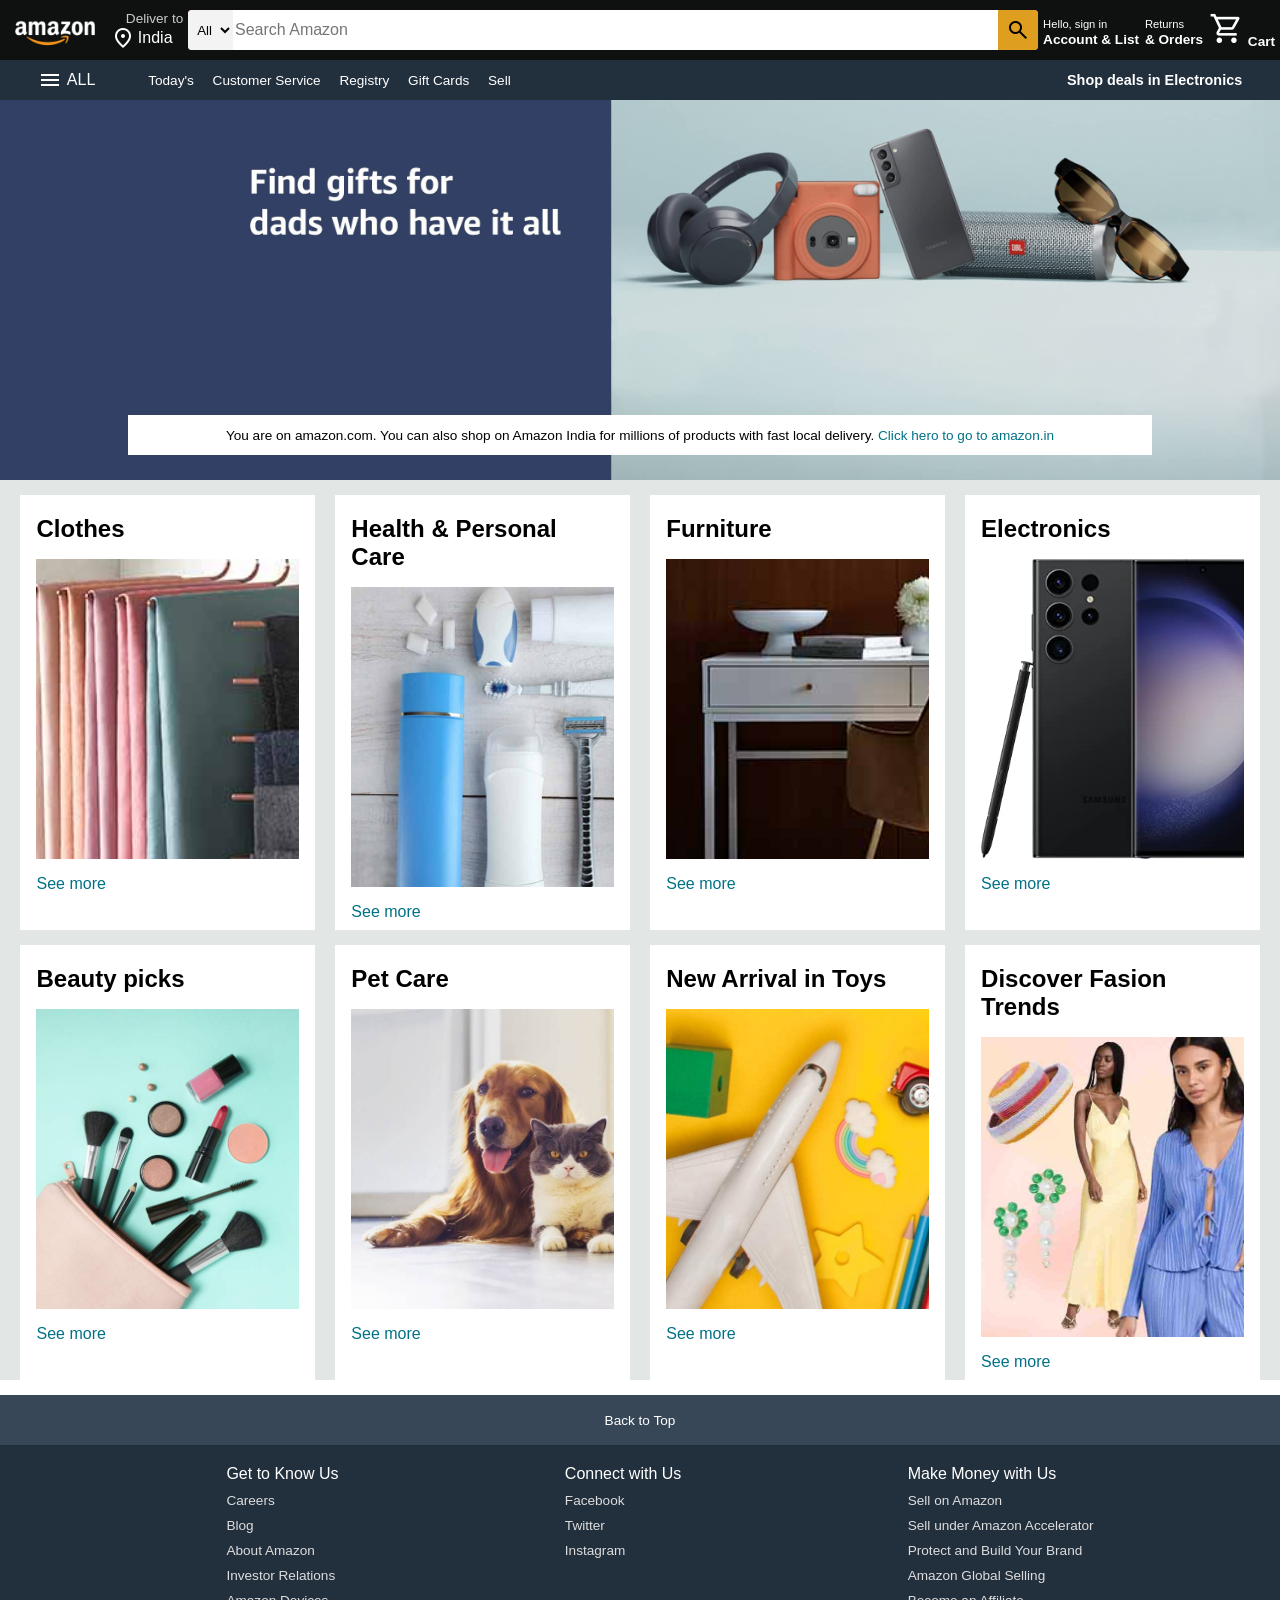
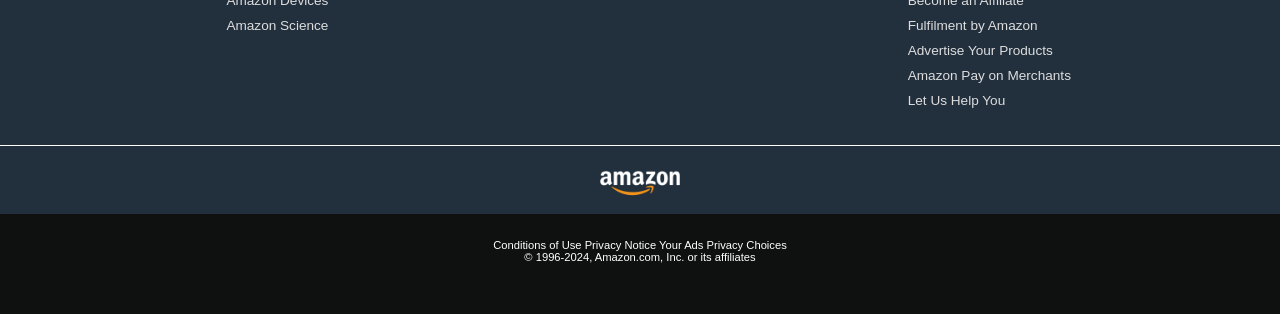
<file: amezon_clone/amazon.html>
<!DOCTYPE html>
<html lang="en">

<head>
    <meta charset="UTF-8">
    <meta name="viewport" content="width=device-width, initial-scale=1.0">
    <title>Amazon</title>
    <link rel="stylesheet"
        href="https://fonts.googleapis.com/css2?family=Material+Symbols+Outlined:opsz,wght,FILL,GRAD@24,400,0,0" />
    <link rel="stylesheet" href="style.css">

</head>

<body>
    <header>
        <div class="navbar">
            <div class="nav_logo border">
                <div class="logo"></div>
            </div>

            <div class="nav_address border">
                <p class="add_first">Deliver to</p>
                <div class="add_icon">
                    <span class="material-symbols-outlined">
                        location_on
                    </span>
                    <p class="add_sec">India</p>
                </div>

            </div>
            <div class="nav_search">
                <select class="search_select">
                    <option>All</option>
                </select>
                <input placeholder="Search Amazon" class="search_input">
                <div class="search_icon">
                    <span class="material-symbols-outlined">
                        search
                    </span>
                </div>
            </div>

            <div class="nav_signin border">
                <p><span>Hello, sign in</span></p>
                <p class="nav_second">Account & List</p>
            </div>
            <div class="nav_signin border">
                <p><span>Returns</span></p>
                <p class="nav_second">& Orders</p>
            </div>
            <div class="nav_cart border">
                <span class="material-symbols-outlined">
                    shopping_cart
                </span>
                Cart
            </div>
        </div>
        <div class="panel">
            <div class="panel_all">
                <span class="material-symbols-outlined">
                    menu
                </span>
                ALL
            </div>
            <div class="panel_ops">
                <p>Today's</p>

                <p> Customer Service</p>
                <p> Registry</p>
                <p>Gift Cards </p>

                <p>Sell</p>
            </div>
            <div class="panel_deals">
                Shop deals in Electronics
            </div>
        </div>


    </header>
    <div class="hero_section">
        <div class="hero_msg">
            <p>You are on amazon.com. You can also shop on Amazon India for millions of products with fast local
                delivery. <a> Click hero to go to amazon.in</a></p>
        </div>
    </div>
    <div class="shop_section">
        <div class="box">
            <div class="box_content">
                <h2>Clothes</h2>
                <div class="box_img" style="background-image: url('box1_image.jpg');"></div>
                <p>See more</p>
            </div>
        </div>
        <div class="box">
            <div class="box_content">
                <h2>Health & Personal Care</h2>
                <div class="box_img" style="background-image: url('box2_image.jpg');"></div>
                <p>See more</p>
            </div>
        </div>
        <div class="box">
            <div class="box_content">
                <h2>Furniture</h2>
                <div class="box_img" style="background-image: url('box3_image.jpg');"></div>
                <p>See more</p>
            </div>
        </div>
        <div class="box">
            <div class="box_content">
                <h2>Electronics</h2>
                <div class="box_img" style="background-image: url('box4_image.jpg');"></div>
                <p>See more</p>
            </div>
        </div>
        <div class="box">
            <div class="box_content">
                <h2>Beauty picks</h2>
                <div class="box_img" style="background-image: url('box5_image.jpg');"></div>
                <p>See more</p>
            </div>
        </div>
        <div class="box">
            <div class="box_content">
                <h2>Pet Care</h2>
                <div class="box_img" style="background-image: url('box6_image.jpg');"></div>
                <p>See more</p>
            </div>
        </div>
        <div class="box">
            <div class="box_content">
                <h2>New Arrival in Toys</h2>
                <div class="box_img" style="background-image: url('box7_image.jpg');"></div>
                <p>See more</p>
            </div>
        </div>
        <div class="box">
            <div class="box_content">
                <h2>Discover Fasion Trends</h2>
                <div class="box_img" style="background-image: url('box8_image.jpg');"></div>
                <p>See more</p>
            </div>
        </div>
    </div>

    <footer>
        <div class="foot_panel1">
            Back to Top
        </div>

        <div class="foot_panel2">
            <ul>
                <p>Get to Know Us</p>
                <a>Careers</a>
                <a>Blog</a>
                <a>About Amazon</a>
                <a>Investor Relations</a>
                <a>Amazon Devices </a>
                <a>Amazon Science</a>

            </ul>
            <ul>
                <p>Connect with Us</p>
                <a>Facebook</a>
                <a>Twitter </a>
                <a>Instagram</a>
            </ul>
            <ul>
                <P>Make Money with Us</P>
                <a> Sell on Amazon</a>
                <a> Sell under Amazon Accelerator</a>
                <a> Protect and Build Your Brand</a>
                <a> Amazon Global Selling</a>
                <a>Become an Affiliate</a>
                <a>Fulfilment by Amazon</a>
                <a>Advertise Your Products</a>
                <a>Amazon Pay on Merchants</a>
                <a>Let Us Help You</a>
                
            </ul>
        </div>
        <div class="foot_panel3">
            <div class="logo"></div>
        </div>
        <div class="foot_panel4">
            <div class="pages">
                <a>Conditions of Use</a>
                <a>Privacy Notice</a>
                <a>Your Ads Privacy Choices</a>
                
            </div>
            <div class="coppyright">© 1996-2024, Amazon.com, Inc. or its affiliates</div>
        </div>
    </footer>

</body>

</html>
</file>
<file: amezon_clone/style.css>
* {
    margin: 0;
    font-family: Arial, Helvetica, sans-serif;
    border: border-box;
}

.navbar {
    height: 60px;
    background-color: #0f1111;
    color: white;
    display: flex;
    align-items: center;
    justify-content: space-evenly;
}

.nav_logo {
    height: 50px;
    width: 100px;
}

.logo {
    background-image: url("amazon_logo.png");
    background-size: cover;
    height: 50px;
    width: 100%;
}

.flag {
    display: flex;
    gap: 5px;
    height: 30px;
    align-items: center;
    justify-content: center;
}

.flag img {
    height: 15px;
    width: 25px;
}

.border {
    border: 1.5px solid transparent;
}

.border:hover {
    border: 1.5px solid white;
}

.add_first {
    color: #cccccc;
    font-size: 0.85rem;
    margin-left: 15px;
}

.add_sec {
    font-size: 1rem;
    margin-left: 3px;
}

.add_icon {
    display: flex;
    align-items: center;
}

.nav_search {
    display: flex;
    justify-content: space-evenly;
    background-color: pink;
    width: 850px;
    height: 40px;
    border-radius: 4px;
}

.search_select {
    background-color: #f3f3f3;
    width: 50px;
    text-align: center;
    border-top-left-radius: 4px;
    border-bottom-left-radius: 4px;
    border: none;
}

.search_input {
    width: 100%;
    font-size: 1rem;
    border: none;
}

.search_icon {
    width: 45px;
    display: flex;
    justify-content: center;
    align-items: center;
    font-size: 2rem;
    background-color: rgb(222, 158, 32);
    border-top-right-radius: 4px;
    border-bottom-right-radius: 4px;
    color: black;
}

.nav_search:hover {
    border: 2.5px solid orange;
}

span {
    font-size: 0.7rem;

}

.nav_second {
    font-size: 0.85rem;
    font-weight: 700;
}

.nav_cart .material-symbols-outlined {
    font-size: 35px;
}

.nav_cart {
    font-size: 0.85rem;
    font-weight: 700;
}

.panel {
    height: 40px;
    background-color: #222f3d;
    display: flex;
    color: white;
    align-items: center;
    justify-content: space-evenly;
}

.panel_all {
    display: flex;
    justify-content: center;
    align-items: center;
    gap: 5px;

}

.panel_ops p {
    display: inline;
    margin-left: 15px;
}

.panel_ops {
    width: 70%;
    font-size: 0.85rem;

}

.panel_deals {
    font-size: 0.9rem;
    font-weight: 700;
}

.hero_section {
    background-image: url("hero_image.jpg");
    background-size: cover;
    height: 380px;
    display: flex;
    justify-content: center;
    align-items: flex-end;
}

.hero_msg {
    background-color: white;
    color: black;
    height: 40px;
    display: flex;
    align-items: center;
    justify-content: center;
    font-size: 0.85rem;
    width: 80%;
    margin-bottom: 25px;
}

.hero_msg a {
    color: #007185;
    text-decoration: none;
}

.shop_section {
    display: flex;
    flex-wrap: wrap;
    justify-content: space-evenly;
    background-color: #e2e7e6;
}

.box {
    height: 400px;
    width: 23%;

    background-color: white;
    padding: 20px 0px 15px;
    margin-top: 15px;
}

.box_img {
    height: 300px;
    background-size: cover;
    margin-top: 1rem;
    margin-bottom: 1rem;
}

.box_content {
    margin-left: 1rem;
    margin-right: 1rem;
}

.box_content p {
    color: #007185;
}

footer {
    margin-top: 15px;
}

.foot_panel1 {
    background-color: #374758;
    color: white;
    height: 50px;
    display: flex;
    justify-content: center;
    align-items: center;
    font-size: 0.85rem;
}

.foot_panel2 {
    background-color: #222f3d;
    color: white;
    height: 300px;
    display: flex;
    justify-content: space-evenly;
}

ul {
    margin-top: 20px;
}

ul a {
    display: block;
    font-size: 0.85rem;
    margin-top: 10px;
    color: #dddddd;
}

.foot_panel3 {
    background-color: #222f3d;
    border-top: 0.5px solid white;
    color: white;
    height: 68px;
    display: flex;
    justify-content: center;
    align-items: center;
}

.foot_panel3 .logo {
    background-image: url("amazon_logo.png");
    background-size: cover;
    height: 50px;
    width: 100px;
}

.foot_panel4 {
    background-color: #0f1111;
    color: white;
    height: 100px;
    font-size: 0.7rem;
    text-align: center;
}

.pages {

    padding-top: 25px;
}

.copyright {
    padding-top: 5px;

}
</file>
